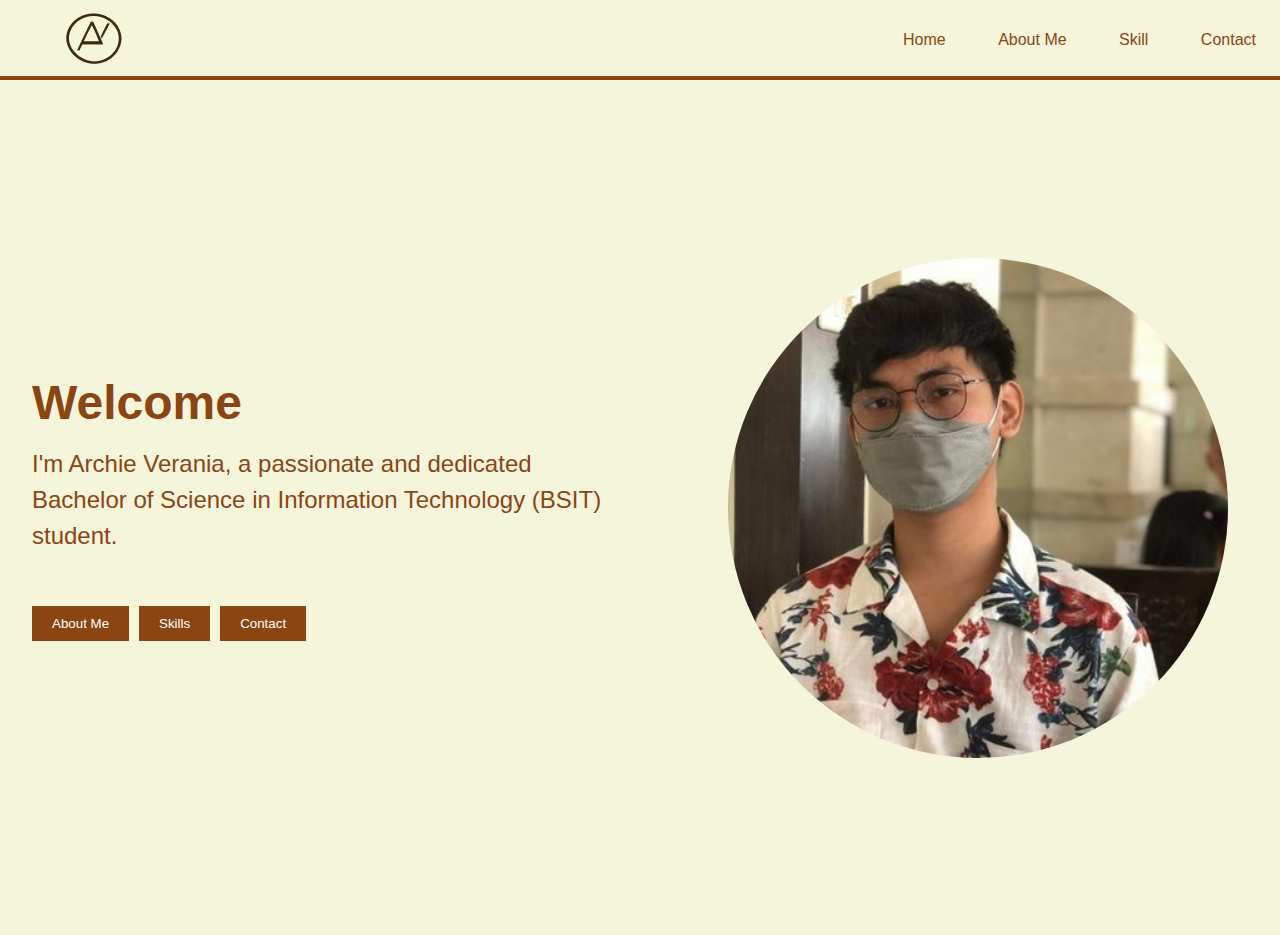
<file: index.html>
<!DOCTYPE html>
<html lang="en">
  <head>
    <meta charset="UTF-8" />
    <meta name="viewport" content="width=device-width, initial-scale=1.0" />
    <title>Document</title>
    <link rel="stylesheet" href="home.css" />
  </head>
  <body>
    <nav>
      <div class="logo">
        <img src="Logo.png" alt="Logo" />
      </div>
      <div class="nav-items">
        <a href="index.html">Home</a> <a href="about.html">About Me</a> <a href="skill.html">Skill</a> <a href="contact.html">Contact</a>
      </div>
    </nav>
    <section class="bg">
      <div class="bg-container">
        <div class="column-left">
          <h1>Welcome</h1>
          <p>
            I'm Archie Verania, a passionate and dedicated Bachelor of Science in Information Technology (BSIT) student.
          </p>
          <div class="button-container">
            <button onclick="location.href='interest.html'">About Me</button>
            <button onclick="location.href='projects.html'">Skills</button>
            <button onclick="location.href='contact.html'">Contact</button>
          </div>
        </div>
        <div class="column-right">
	<img src="face.jpg" alt="Your Picture" class="profile-picture" />
      </div>
    </section>
  </body>
</html>
</file>
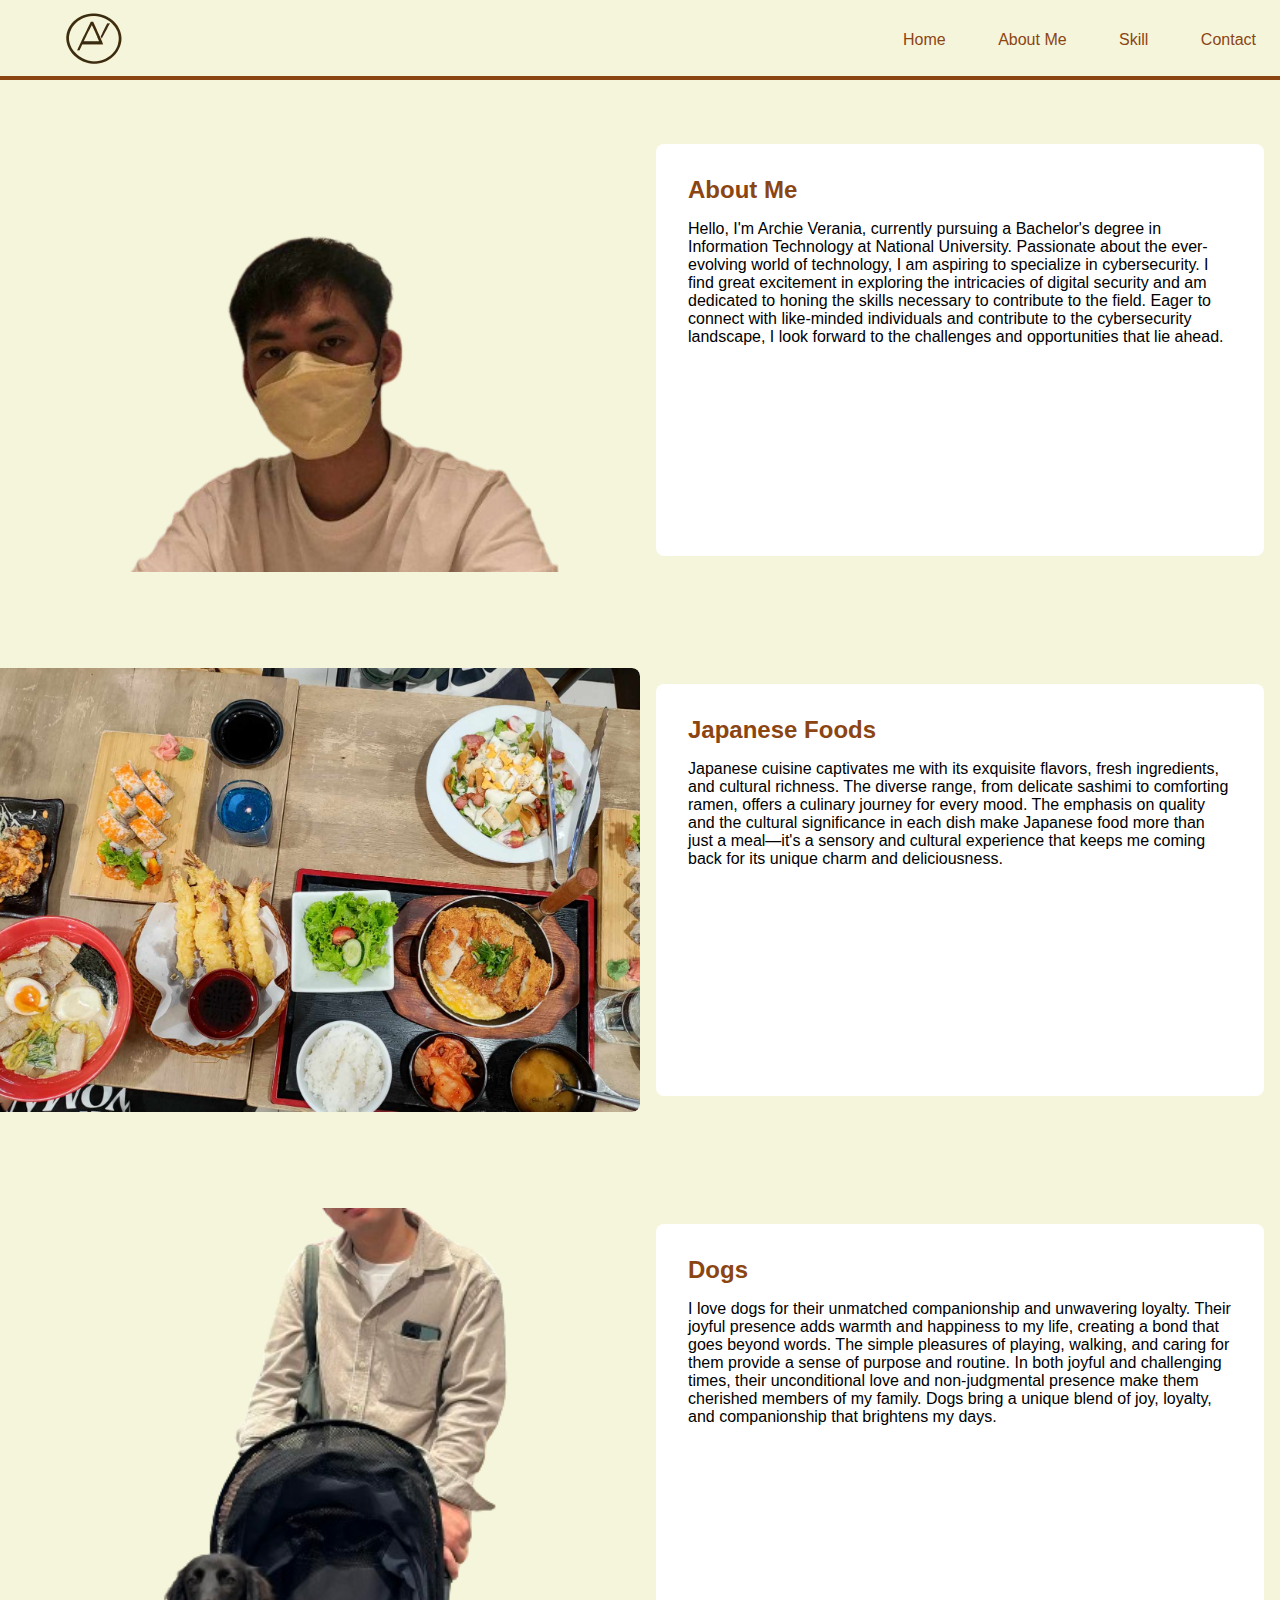
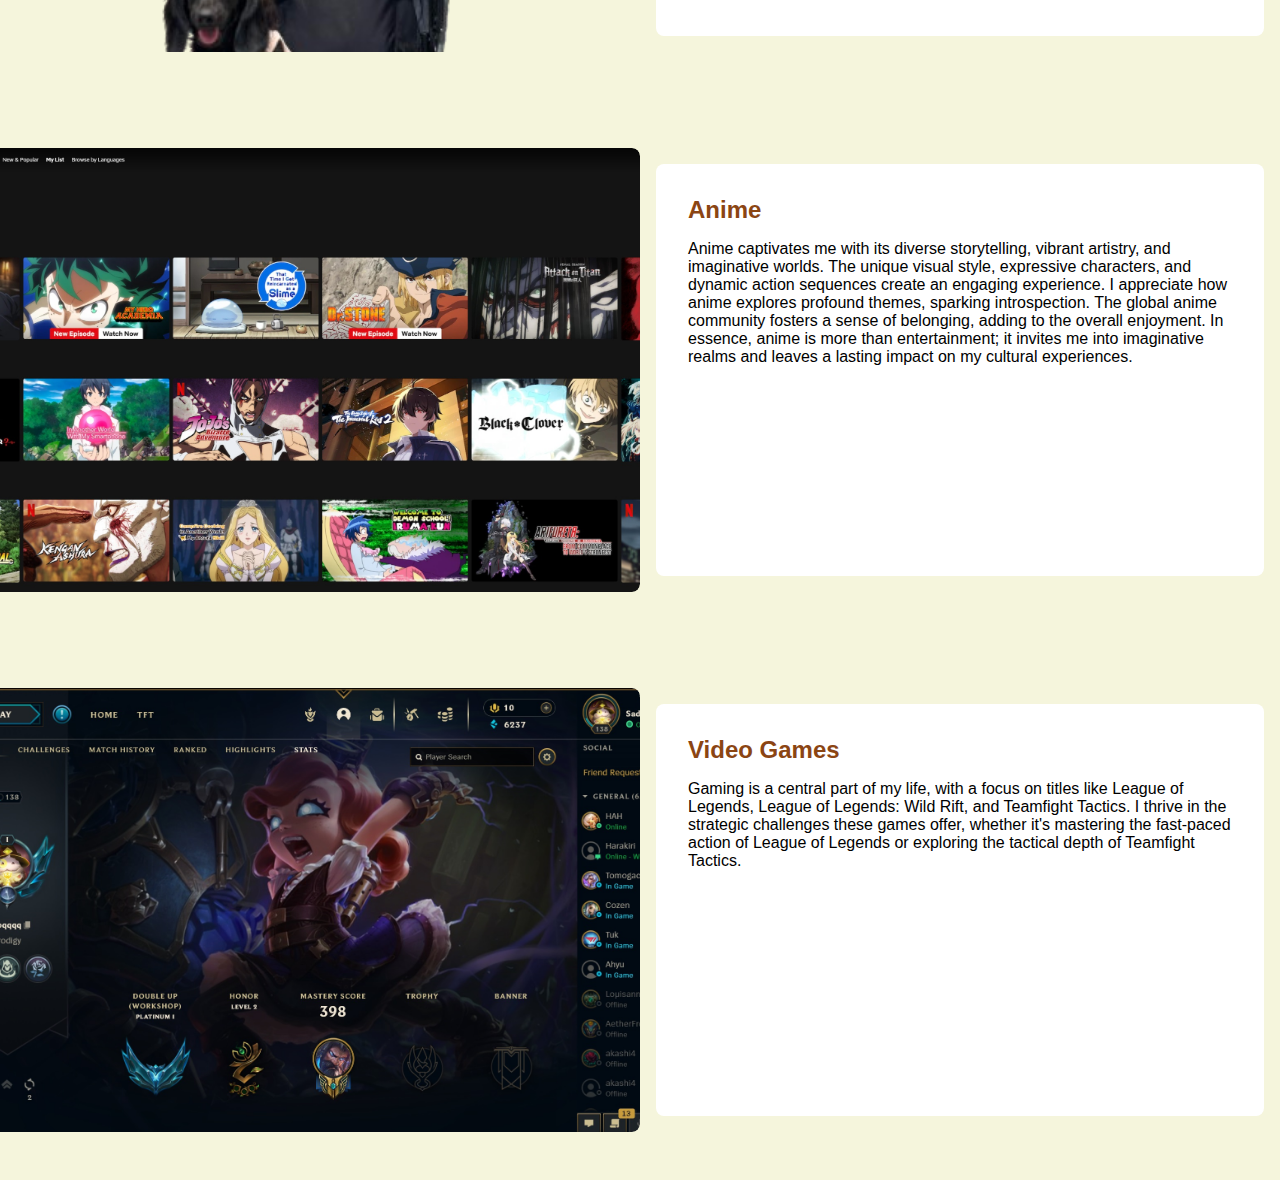
<file: about.html>
<!DOCTYPE html>
<html lang="en">
<head>
  <meta charset="UTF-8" />
  <meta name="viewport" content="width=device-width, initial-scale=1.0" />
  <title>About Me</title>
  <link rel="stylesheet" href="about.css" />
</head>
<body>
  <nav>
    <div class="logo">
      <img src="Logo.png" alt="Logo" />
    </div>
    <div class="nav-items">
        <a href="index.html">Home</a> <a href="about.html">About Me</a> <a href="skill.html">Skill</a> <a href="contact.html">Contact</a>
    </div>
  </nav>

<section class="bg">
    <div class="bg-container">
  <div class="left-image">
    <img src="me.png" alt="Curved Picture">
  </div>
  <div class="right-text container">
    <h2>About Me</h2>
    <p>Hello, I'm Archie Verania, currently pursuing a Bachelor's degree in Information Technology at National University. Passionate about the ever-evolving world of technology, I am aspiring to specialize in cybersecurity. I find great excitement in exploring the intricacies of digital security and am dedicated to honing the skills necessary to contribute to the field. Eager to connect with like-minded individuals and contribute to the cybersecurity landscape, I look forward to the challenges and opportunities that lie ahead.</p>
  </div>
</div>

  <section class="bg">
    <div class="bg-container">
  <div class="left-image">
    <img src="jp.jpg" alt="Curved Picture">
  </div>
  <div class="right-text container">
    <h2>Japanese Foods</h2>
    <p>
Japanese cuisine captivates me with its exquisite flavors, fresh ingredients, and cultural richness. The diverse range, from delicate sashimi to comforting ramen, offers a culinary journey for every mood. The emphasis on quality and the cultural significance in each dish make Japanese food more than just a meal—it's a sensory and cultural experience that keeps me coming back for its unique charm and deliciousness.</p>
  </div>
</div>

      <div class="bg-container">
  <div class="left-image">
    <img src="dogs.png" alt="Curved Picture">
  </div>
  <div class="right-text container">
    <h2>Dogs</h2>
    <p>
I love dogs for their unmatched companionship and unwavering loyalty. Their joyful presence adds warmth and happiness to my life, creating a bond that goes beyond words. The simple pleasures of playing, walking, and caring for them provide a sense of purpose and routine. In both joyful and challenging times, their unconditional love and non-judgmental presence make them cherished members of my family. Dogs bring a unique blend of joy, loyalty, and companionship that brightens my days.</p>
  </div>
</div>

      <div class="bg-container">
  <div class="left-image">
    <img src="Anime.jpg" alt="Curved Picture">
  </div>
  <div class="right-text container">
    <h2>Anime</h2>
    <p>Anime captivates me with its diverse storytelling, vibrant artistry, and imaginative worlds. The unique visual style, expressive characters, and dynamic action sequences create an engaging experience. I appreciate how anime explores profound themes, sparking introspection. The global anime community fosters a sense of belonging, adding to the overall enjoyment. In essence, anime is more than entertainment; it invites me into imaginative realms and leaves a lasting impact on my cultural experiences.</p>
  </div>
</div>

      <div class="bg-container">
  <div class="left-image">
    <img src="VideoGames.jpg" alt="Curved Picture">
  </div>
  <div class="right-text container">
    <h2>Video Games</h2>
    <p>
Gaming is a central part of my life, with a focus on titles like League of Legends, League of Legends: Wild Rift, and Teamfight Tactics. I thrive in the strategic challenges these games offer, whether it's mastering the fast-paced action of League of Legends or exploring the tactical depth of Teamfight Tactics. </p>
  </div>

</div>
    </div>
  </section>
</body>
</html>
</file>
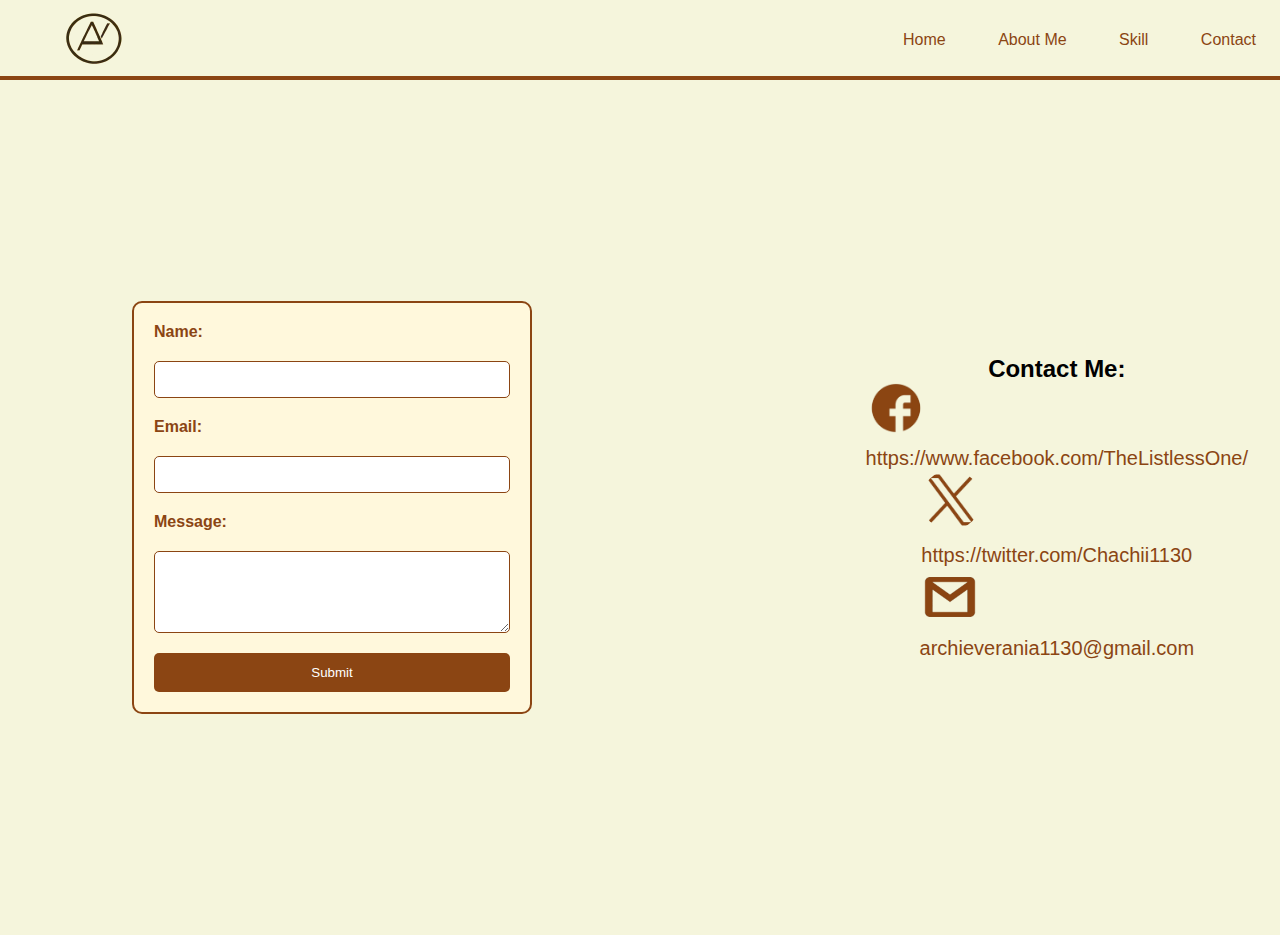
<file: contact.html>
<!DOCTYPE html>
<html lang="en">
  <head>
    <meta charset="UTF-8" />
    <meta name="viewport" content="width=device-width, initial-scale=1.0" />
    <title>Document</title>
    <link rel="stylesheet" href="contact.css" />
  </head>
  <body>
    <nav>
      <div class="logo">
        <img src="Logo.png" alt="Logo" />
      </div>
      <div class="nav-items">
        <a href="index.html">Home</a> <a href="about.html">About Me</a> <a href="skill.html">Skill</a> <a href="contact.html">Contact</a>
      </div>
    </nav>
    <section class="bg">
      <div class="bg-container">
        <div class="column-left">
          <div class="form-container">
            <!-- Form -->
            <form action="#" method="post">
              <label for="name">Name:</label>
              <input type="text" id="name" name="name" required>

              <label for="email">Email:</label>
              <input type="email" id="email" name="email" required>

              <label for="message">Message:</label>
              <textarea id="message" name="message" rows="4" required></textarea>

              <input type="submit" value="Submit">
            </form>
          </div>
        </div>

        <div class="column-right">
          <!-- Text in the upper middle -->
          <div class="contact-text">
            <h2>Contact Me:</h2>
          </div>
          
          <!-- Social Media Icons and Text -->
          <div class="social-icon">
            <a href="https://www.facebook.com/TheListlessOne/" target="_blank"><img src="fb-icon.png" alt="Icon 1" width="60" height="60"></a>
            <p>https://www.facebook.com/TheListlessOne/</p>
          </div>
          <div class="social-icon">
            <a href="https://twitter.com/Chachii1130" target="_blank"><img src="x icon.png" alt="Icon 2" width="60" height="60"></a>
            <p>https://twitter.com/Chachii1130</p>
          </div>
          <div class="social-icon">
            <img src="gmail.png" alt="Icon 2" width="60" height="60">
            <p>archieverania1130@gmail.com</p>
          </div>
          <!-- Add more social media icons and text as needed -->
        </div>
      </div>
    </section>
  </body>
</html>
</file>
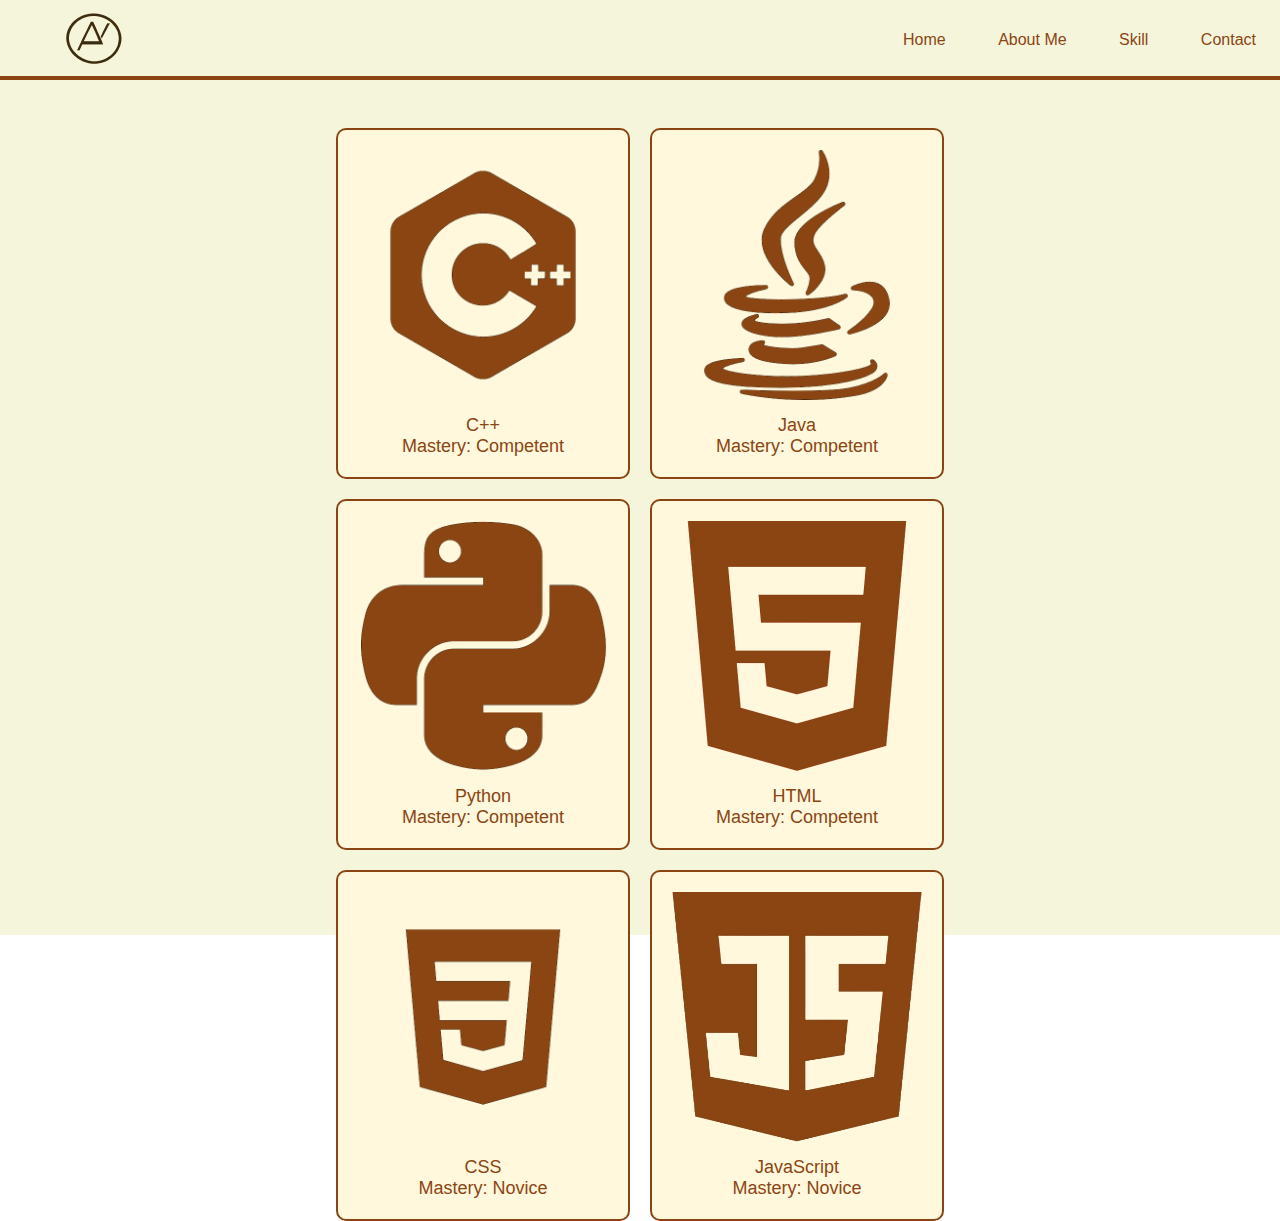
<file: skill.html>
<!DOCTYPE html>
<html lang="en">
<head>
  <meta charset="UTF-8" />
  <meta name="viewport" content="width=device-width, initial-scale=1.0" />
  <title>Skills</title>
  <link rel="stylesheet" href="skill.css" />
</head>
<body>
  <nav>
    <div class="logo">
      <img src="Logo.png" alt="Logo" />
    </div>
    <div class="nav-items">
        <a href="index.html">Home</a> <a href="about.html">About Me</a> <a href="skill.html">Skill</a> <a href="contact.html">Contact</a>
    </div>
  </nav>

  <section class="bg">
    <div class="bg-container">
      <div class="skills-container">
        <div class="skill-item">
          <img src="c++.png" alt="c++">
          <p>C++</p>
          <p>Mastery: Competent</p>
        </div>
        <div class="skill-item">
          <img src="java.png" alt="java">
          <p>Java</p>
          <p>Mastery: Competent</p>
        </div>
        <div class="skill-item">
          <img src="python.png" alt="python">
          <p>Python</p>
          <p>Mastery: Competent</p>
        </div>
        <div class="skill-item">
          <img src="html.png" alt="html">
          <p>HTML</p>
          <p>Mastery: Competent</p>
        </div>
        <div class="skill-item">
          <img src="css.jpg" alt="css">
          <p>CSS</p>
          <p>Mastery: Novice</p>
        </div>
        <div class="skill-item">
          <img src="js.png" alt="js">
          <p>JavaScript</p>
          <p>Mastery: Novice</p>
        </div>
      </div>
    </div>
  </section>
</body>
</html>
</file>
<file: home.css>
* {
  box-sizing: border-box;
  margin: 0;
  padding: 0;
  font-family: 'Trebuchet MS', 'Lucida Sans Unicode', 'Lucida Grande', 'Lucida Sans', Arial, sans-serif;
}

nav {
  height: 80px;
  background: #F5F5DC;
  display: flex;
  justify-content: space-between;
  align-items: center;
  padding: 0 calc((100vw - 1300px) / 2);
  position: relative;
}

nav::before {
  content: '';
  position: absolute;
  bottom: 0;
  left: 0;
  width: 100%;
  height: 4px;
  background: #8B4513;
}

.logo {
  padding: 0 2rem;
}

.logo img {
  width: 125px;
  height: auto;
}

nav a {
  text-decoration: none;
  color: #8B4513;
  padding: 0 1.5rem;
}

nav a:hover {
  color: #D2B48C;
}

.bg {
  background: #F5F5DC;
}

.bg-container {
  display: grid;
  grid-template-columns: 1fr 1fr;
  height: 95vh;
  padding: 3rem calc((100vw - 1300px) / 2);
}

.column-left,
.column-right {
  display: flex;
  flex-direction: column;
  justify-content: center;
  align-items: flex-start;
  color: #8B4513;
  padding: 0 2rem;
}

.column-left h1 {
  margin-bottom: 1rem;
  font-size: 3rem;
}

.column-left p {
  margin-bottom: 2rem;
  font-size: 1.5rem;
  line-height: 1.5;
}


/* Your existing CSS styles */

.column-right {
  display: flex;
  justify-content: center; /* Updated to center the content horizontally */
  align-items: center;
  padding: 0rem 2rem;
}


.profile-picture {
  width: 500px; /* Adjust the width as per your preference */
  height: 500px; /* Adjust the height as per your preference */
  border-radius: 50%;
  object-fit: cover;
  object-position: center;
  margin-left: auto;
  margin-right: 20px;
}


/* Add this CSS rule for button container */
.button-container {
  display: flex;
  gap: 10px; /* Adjust the gap between buttons as needed */
  margin-top: 20px; /* Adjust the top margin as needed */
}

/* Add or modify these rules for button styling */
.button-container button {
  padding: 10px 20px;
  background-color: #8B4513;
  color: #fff;
  border: none;
  cursor: pointer;
}

.button-container button:hover {
  background-color: #D2B48C;
}

@media screen and (max-width: 768px) {
  .bg-container {
    grid-template-columns: 1fr;
  }

  .button-container {
    flex-direction: column;
    align-items: flex-start;
  }

  .button-container button:last-child {
    margin-left: 0;
    margin-top: 10px;
  }
}
</file>
<file: about.css>
* {
      box-sizing: border-box;
      margin: 0;
      padding: 0;
      font-family: 'Trebuchet MS', 'Lucida Sans Unicode', 'Lucida Grande', 'Lucida Sans', Arial, sans-serif;
    }

    nav {
      height: 80px;
      background: #F5F5DC;
      display: flex;
      justify-content: space-between;
      align-items: center;
      padding: 0 calc((100vw - 1300px) / 2);
      position: relative;
    }

    nav::before {
      content: '';
      position: absolute;
      bottom: 0;
      left: 0;
      width: 100%;
      height: 4px;
      background: #8B4513;
    }

    .logo {
      padding: 0 2rem;
    }

    .logo img {
      width: 125px;
      height: auto;
    }

    nav a {
      text-decoration: none;
      color: #8B4513;
      padding: 0 1.5rem;
    }

    nav a:hover {
      color: #D2B48C;
    }

    .bg {
      background: #F5F5DC;
    }

   .bg-container {
  display: grid;
  grid-template-columns: 1fr 1fr;
  height: 60vh;
  padding: 3rem calc((100vw - 1300px) / 2);
}

.container {
  background-color: #FFFFFF;
  border-radius: 8px;
  padding: 2rem;
  margin: 1rem;
}

.container h2 {
  color: #8B4513;
  font-size: 24px;
  margin-bottom: 1rem;
}

/* Add new styles for the curved pictures on the left */
/* Add new styles for the curved pictures on the left */
.left-image {
  position: relative;
  overflow: hidden;
  border-radius: 0 8px 8px 0;
  height: 100%; /* Ensure the image takes up the full height of the container */
}

.left-image img {
  width: 100%;
  height: 100%; /* Make sure the image takes up the full height of the container */
  object-fit: cover; /* Ensure the image covers the entire container */
  border-radius: 0 8px 8px 0;
}


/* Update the existing styles for the right side text */
.right-text {
  display: flex;
  flex-direction: column;
  justify-content: left;
  align-items: flex-start;
}
</file>
<file: contact.css>
* {
  box-sizing: border-box;
  margin: 0;
  padding: 0;
  font-family: 'Trebuchet MS', 'Lucida Sans Unicode', 'Lucida Grande', 'Lucida Sans', Arial, sans-serif;
}

nav {
  height: 80px;
  background: #F5F5DC;
  display: flex;
  justify-content: space-between;
  align-items: center;
  padding: 0 calc((100vw - 1300px) / 2);
  position: relative;
}

nav::before {
  content: '';
  position: absolute;
  bottom: 0;
  left: 0;
  width: 100%;
  height: 4px;
  background: #8B4513;
}

.logo {
  padding: 0 2rem;
}

.logo img {
  width: 125px;
  height: auto;
}

nav a {
  text-decoration: none;
  color: #8B4513;
  padding: 0 1.5rem;
}

nav a:hover {
  color: #D2B48C;
}

.bg {
  background: #F5F5DC;
}

.bg-container {
  display: flex;
  height: 95vh;
  padding: 3rem calc((100vw - 1300px) / 2);
}

.column-left {
  flex: 1;
  display: flex;
  flex-direction: column;
  justify-content: center;
  align-items: flex-start;
  color: #8B4513;
  padding: 0 2rem;
}

.form-container {
  max-width: 600px;
  width: 100%;
}

.column-left form {
  width: 100%;
  max-width: 400px;
  display: flex;
  flex-direction: column;
  gap: 20px;
  margin: auto;
  padding: 20px;
  border: 2px solid #8B4513;
  border-radius: 10px;
  background-color: #FFF8DC;
}

.column-left label {
  font-weight: bold;
}

.column-left input,
.column-left textarea {
  padding: 10px;
  border: 1px solid #8B4513;
  border-radius: 5px;
}

.column-left input[type="submit"] {
  background-color: #8B4513;
  color: #fff;
  border: none;
  padding: 12px 20px;
  cursor: pointer;
  border-radius: 5px;
}

.column-left input[type="submit"]:hover {
  background-color: #D2B48C;
}

.column-right {
  padding: 0 2rem;
  display: flex;
  flex-direction: column;
  justify-content: center;
  align-items: center;
}

.social-icon {
  display: flex;
  flex-direction: column; /* Align items vertically in the container */
  gap: 10px;
}

.social-icon a img {
  border-radius: 50%;
  max-width: 60px;
  height: auto;
}

.social-icon p {
  font-size: 20px; /* Bigger font size */
  text-align: center;
  color: #8B4513; /* Dark brown color */
}
</file>
<file: skill.css>
* {
  box-sizing: border-box;
  margin: 0;
  padding: 0;
  font-family: 'Trebuchet MS', 'Lucida Sans Unicode', 'Lucida Grande', 'Lucida Sans', Arial, sans-serif;
}

nav {
  height: 80px;
  background: #F5F5DC;
  display: flex;
  justify-content: space-between;
  align-items: center;
  padding: 0 calc((100vw - 1300px) / 2);
  position: relative;
}

nav::before {
  content: '';
  position: absolute;
  bottom: 0;
  left: 0;
  width: 100%;
  height: 4px;
  background: #8B4513;
}

.logo {
  padding: 0 2rem;
}

.logo img {
  width: 125px;
  height: auto;
}

nav a {
  text-decoration: none;
  color: #8B4513;
  padding: 0 1.5rem;
}

nav a:hover {
  color: #D2B48C;
}

.bg {
  background: #F5F5DC;
}

.bg-container {
  display: flex;
  height: 95vh;
  padding: 3rem calc((100vw - 1300px) / 2);
}

.skills-container {
  max-width: 800px;
  margin: 0 auto;
  display: grid;
  grid-template-columns: repeat(2, 1fr);
  gap: 20px;
}

.skill-item {
  flex: 1;
  max-width: 400px;
  background-color: #FFF8DC;
  padding: 20px;
  border: 2px solid #8B4513;
  border-radius: 10px;
  text-align: center;
  font-size: 18px;
  color: #8B4513;
}

.skill-item img {
  width: 250px; /* Adjust the width as needed */
  height: 250px; /* Adjust the height as needed */
  margin-bottom: 10px;
}
</file>
